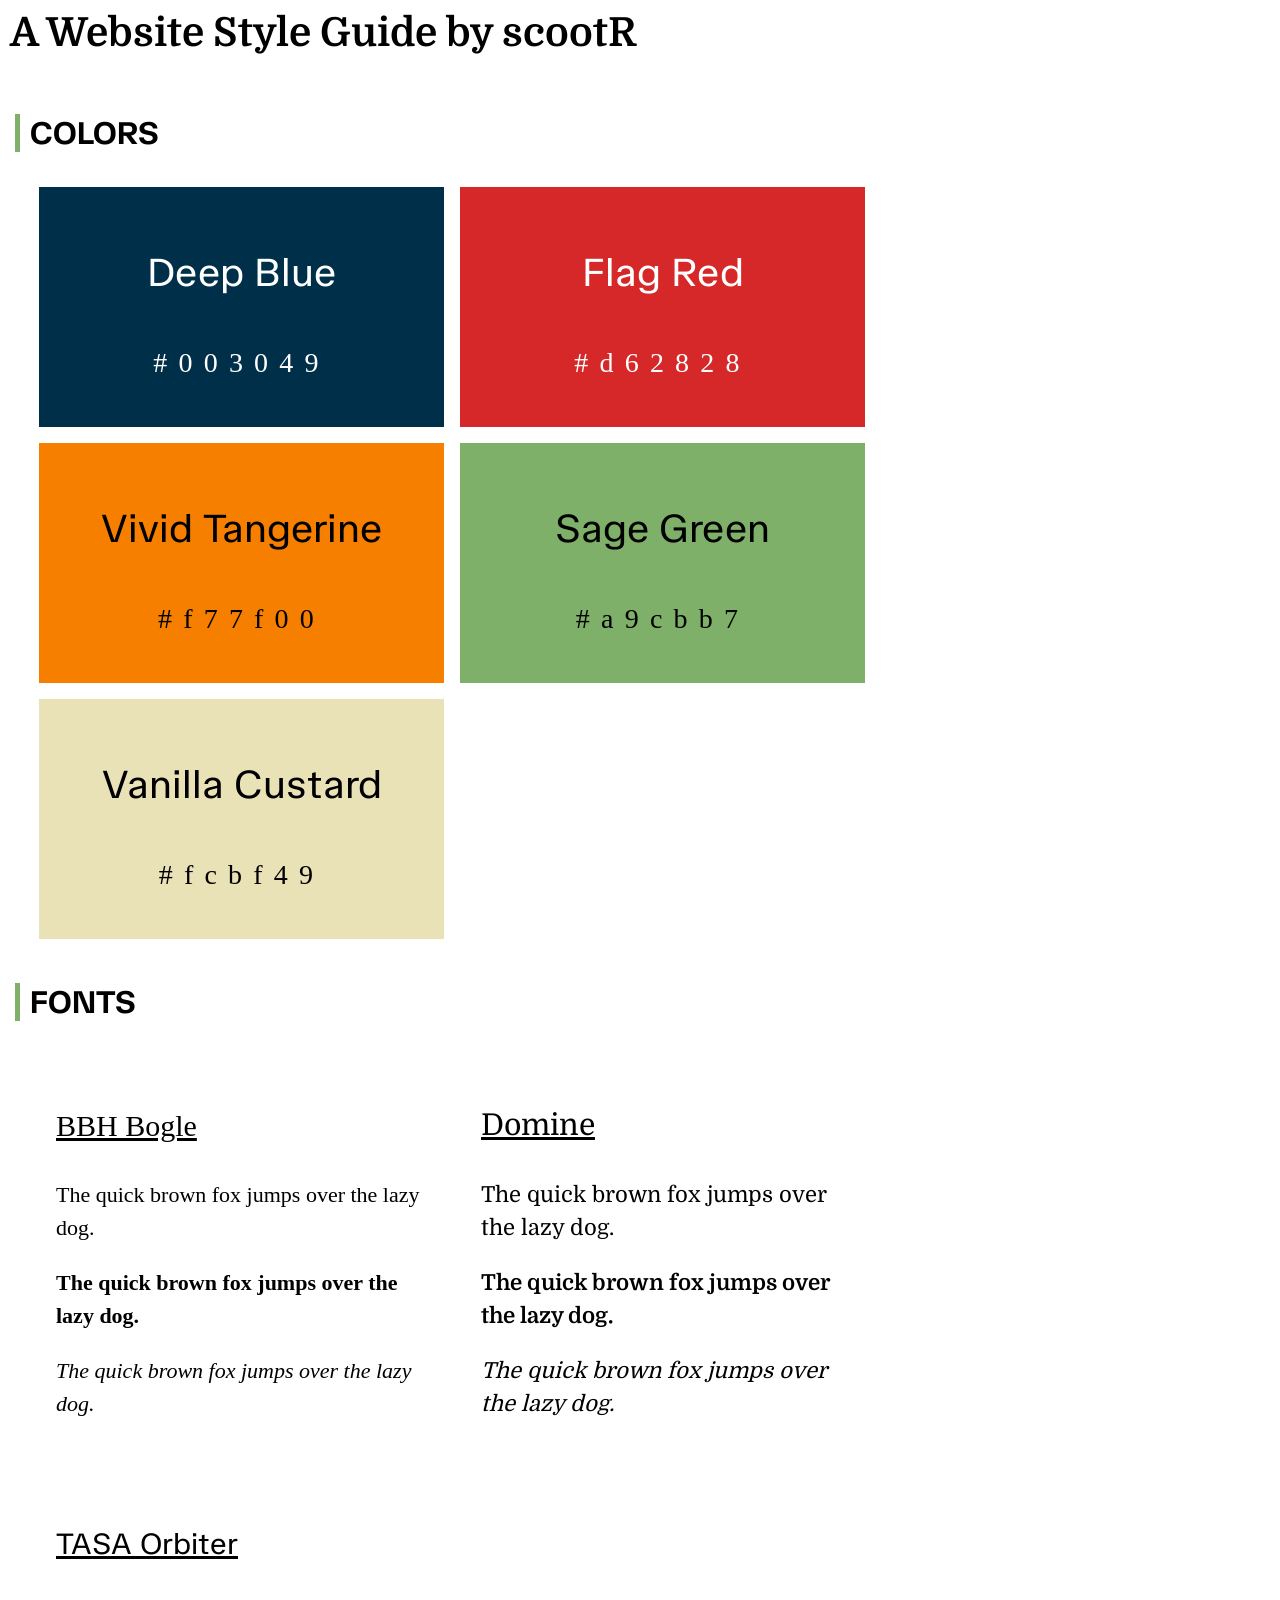
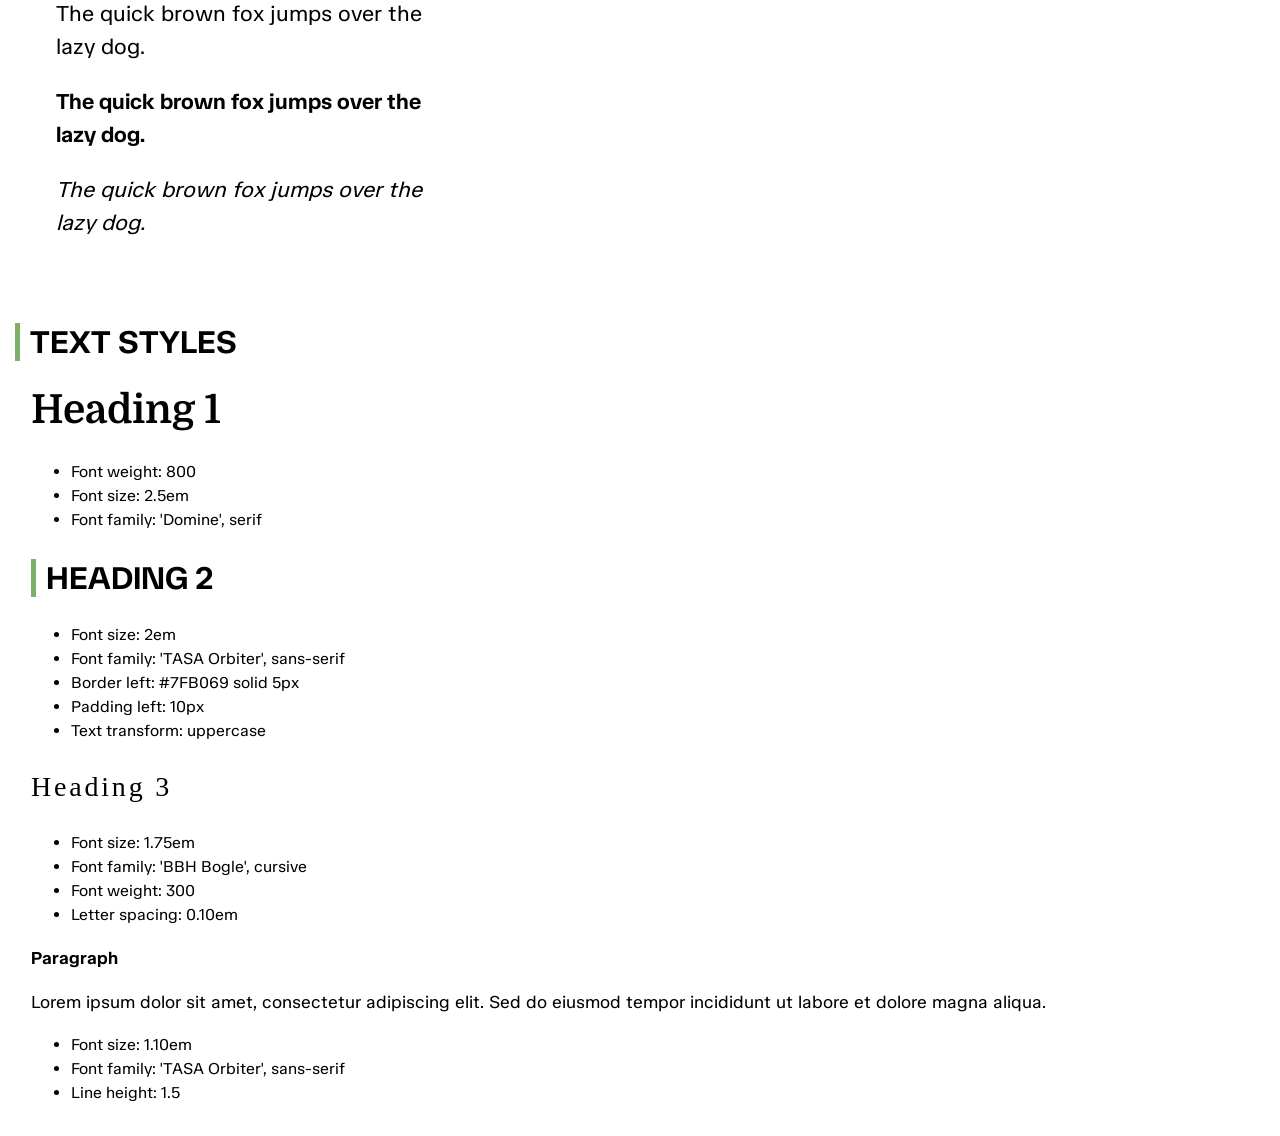
<file: website-design-system/index.html>
<html>
    <head>
        <link rel="preconnect" href="https://fonts.googleapis.com">
        <link rel="preconnect" href="https://fonts.gstatic.com" crossorigin>
        <link href="https://fonts.googleapis.com/css2?family=BBH+Bogle&family=Domine:wght@400..700&family=TASA+Orbiter:wght@400..800&display=swap" rel="stylesheet">
        <link rel="stylesheet" href="styles.css">
    </head>
    <body>
        <h1>A Website Style Guide by scootR</h1>
        <!-- colors section -->
        <div class="container">
            <h2>Colors</h2>
            <div class="color-container">
                <div class="color-panel deep-blue">
                    <p class="color-label tasa-orbiter">Deep Blue</p>
                    <p class="color-hex bbh-bogle">#003049</p>
                </div>
                <div class="color-panel flag-red">
                    <p class="color-label tasa-orbiter">Flag Red</p>
                    <p class="color-hex bbh-bogle">#d62828</p>
                </div>
                <div class="color-panel vivid-tangerine">
                    <p class="color-label tasa-orbiter">Vivid Tangerine</p>
                    <p class="color-hex bbh-bogle">#f77f00</p>
                </div>
                <div class="color-panel sage-green">
                    <p class="color-label tasa-orbiter">Sage Green</p>
                    <p class="color-hex bbh-bogle">#a9cbb7</p>
                </div>
                <div class="color-panel vanilla-custard">
                    <p class="color-label tasa-orbiter">Vanilla Custard</p>
                    <p class="color-hex bbh-bogle">#fcbf49</p>
                </div>
            </div>
        </div>
        <!-- fonts section -->
        <div class="container">
            <h2>Fonts</h2>
            <div class="font-container">
                <div class="font-panel">
                    <p class="font-label bbh-bogle">BBH Bogle</p>
                    <p class="regular bbh-bogle">The quick brown fox jumps over the lazy dog.</p>
                    <p class="bold bbh-bogle">The quick brown fox jumps over the lazy dog.</p>
                    <p class="italic bbh-bogle">The quick brown fox jumps over the lazy dog.</p>
                </div>
                <div class="font-panel">
                    <p class="font-label domine">Domine</p>
                    <p class="regular domine">The quick brown fox jumps over the lazy dog.</p>
                    <p class="bold domine">The quick brown fox jumps over the lazy dog.</p>
                    <p class="italic domine">The quick brown fox jumps over the lazy dog.</p>
                </div>
                <div class="font-panel">
                    <p class="font-label tasa-orbiter">TASA Orbiter</p>
                    <p class="regular tasa-orbiter">The quick brown fox jumps over the lazy dog.</p>
                    <p class="bold tasa-orbiter">The quick brown fox jumps over the lazy dog.</p>
                    <p class="italic tasa-orbiter">The quick brown fox jumps over the lazy dog.</p>
                </div>
            </div>
        </div>
        <!-- text styles -->
         <div class="container">
            <h2>Text Styles</h2>
            <div class="text-style-container">
                <h1>Heading 1</h1>
                <ul>
                    <li>Font weight: 800</li>
                    <li>Font size: 2.5em</li>
                    <li>Font family: 'Domine', serif</li>
                </ul>
                <h2>Heading 2</h2>
                <ul>
                    <li>Font size: 2em</li>
                    <li>Font family: 'TASA Orbiter', sans-serif</li>
                    <li>Border left: #7FB069 solid 5px</li>
                    <li>Padding left: 10px</li>
                    <li>Text transform: uppercase</li>
                </ul>
                <h3>Heading 3</h3>
                <ul>
                    <li>Font size: 1.75em</li>
                    <li>Font family: 'BBH Bogle', cursive</li>
                    <li>Font weight: 300</li>
                    <li>Letter spacing: 0.10em</li>
                </ul>
                <p class="bold">Paragraph</p>
                <p>Lorem ipsum dolor sit amet, consectetur adipiscing elit. Sed do eiusmod tempor incididunt ut labore et dolore magna aliqua.</p>
                <ul>
                    <li>Font size: 1.10em</li>
                    <li>Font family: 'TASA Orbiter', sans-serif</li>
                    <li>Line height: 1.5</li>
                </ul>
            </div>
        </div>
    </body>
</html>
</file>
<file: website-design-system/styles.css>
body {
    font-family: domine, serif;
    margin: 0;
    padding: 10px;
}

h1 {
    font-size: 2.5em;
    font-family: 'Domine', serif;
    font-weight: 800;
}

h2 {
    font-size: 2em;
    border-left: #7FB069 solid 5px;
    padding-left: 10px;
    text-transform: uppercase;
    font-family: 'TASA Orbiter', sans-serif;
}

h3 {
    font-size: 1.75em;
    font-family: 'BBH Bogle', cursive;
    font-weight: 300;
    letter-spacing: 0.10em;
}

p {
    font-family: 'TASA Orbiter', sans-serif;
    line-height: 1.5;
    font-size: 1.10em;
}

ul, li {
    font-family: 'TASA Orbiter', sans-serif;
    line-height: 1.5;
}

/** containers **/

.container {
    padding: 5px;
    margin: 5px 0 5px 0 auto;
}

.color-container {
    width: 100%;
    margin: 0 1em 0 1em;
    display: flex;
    flex-wrap: wrap;
    align-items: center;
}

/** color panels & styles **/

.color-panel {
    display: inline-block;
    width: 30%;
    text-align: center ;
    margin: 0.5em;
    min-height: 125px;
    padding: 15px;
}

.color-label {
    font-size: 2.5em;
    font-weight: 200;
}

.color-hex {
    font-size: 1.75em;
    letter-spacing: 0.4em;
}

/** font panels & styles **/

.font-container {
    width: 100%;
    margin: 0 1em 0 1em;
    display: flex;
    flex-wrap: wrap;
    align-items: center;
}

.font-panel {
    width: 30%;
    display: inline-block;
    margin: 0.5em;
    min-height: 125px;
    padding: 15px;
    font-size: 1.25em;
}

.font-label {
    font-size: 1.50em;
    text-decoration: underline;
}

.regular {
    font-weight: 400;
}

.bold {
    font-weight: 700;
}

.italic {
    font-style: italic;
}

/** text styles **/

.text-style-container {
    width: 100%;
    margin: 0 1em 0 1em;
}

/** fonts **/

.bbh-bogle {
    font-family: 'BBH Bogle', cursive;
}

.tasa-orbiter {
    font-family: 'TASA Orbiter', sans-serif;
}

.domine {
    font-family: 'Domine', serif;
}

/** color palette **/

.deep-blue {
    background-color: #003049;
    color: #fff;
}

.flag-red {
    background-color: #D62828;
    color: #fff;
}

.vivid-tangerine {
    background-color: #F77F00;
    color: #000;
}

.sage-green {
    background-color: #7FB069;
    color: #000
}

.vanilla-custard {
    background-color: #EAE2B7;
    color: #000;
}
</file>
